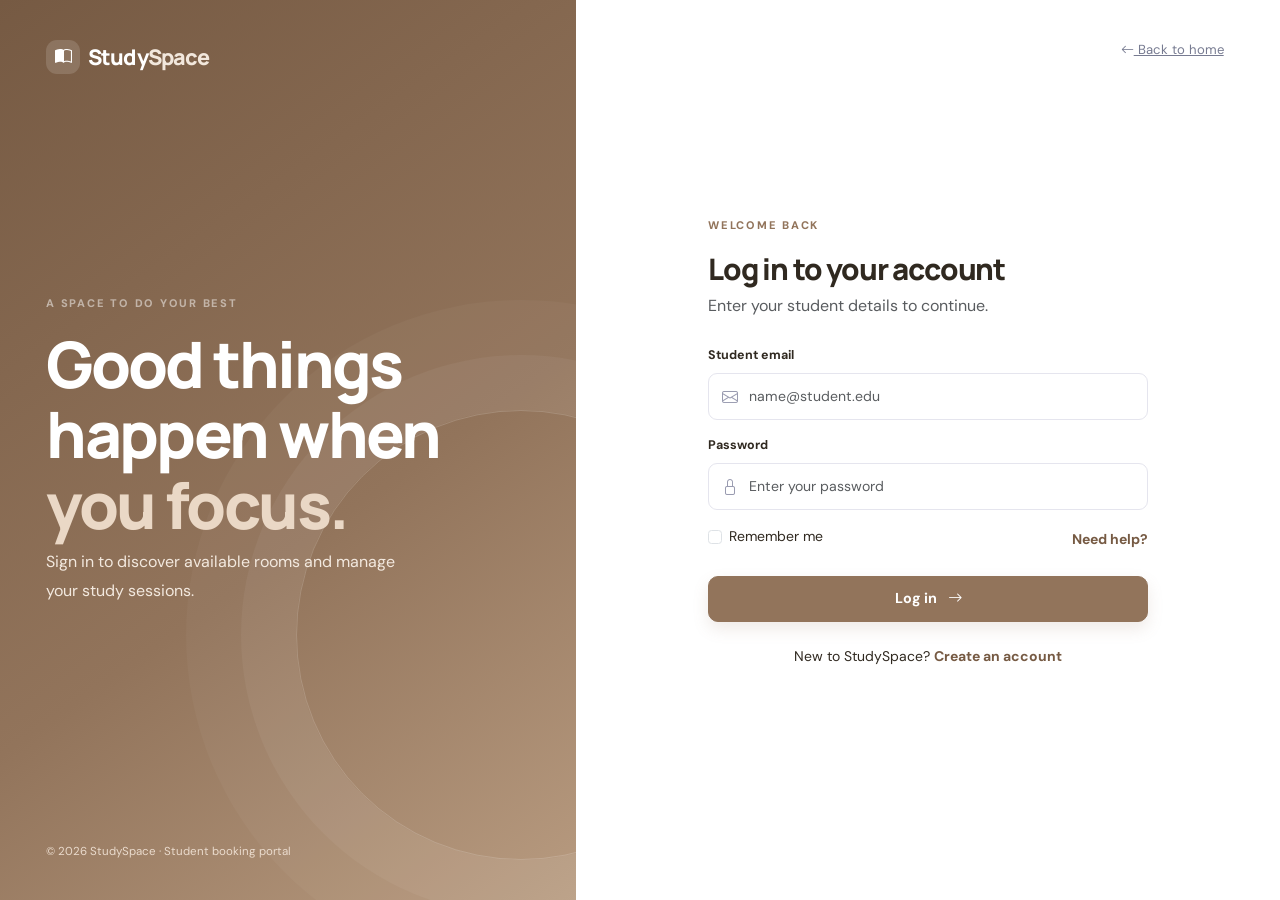
<file: login.html>
<!doctype html>
<html lang="en"><head><meta charset="utf-8"><meta name="viewport" content="width=device-width, initial-scale=1"><meta name="description" content="StudySpace student study room booking management system"><title>Log in | StudySpace</title>
<link href="https://cdn.jsdelivr.net/npm/bootstrap@5.3.3/dist/css/bootstrap.min.css" rel="stylesheet"><link href="https://cdn.jsdelivr.net/npm/bootstrap-icons@1.11.3/font/bootstrap-icons.min.css" rel="stylesheet"><link rel="preconnect" href="https://fonts.googleapis.com"><link rel="preconnect" href="https://fonts.gstatic.com" crossorigin><link href="https://fonts.googleapis.com/css2?family=DM+Sans:wght@400;500;600;700;800&family=Manrope:wght@400;500;600;700;800&display=swap" rel="stylesheet"><link rel="stylesheet" href="assets/styles.css"></head><body><div class="auth-view"><div class="auth-left"><a class="navbar-brand brand text-white" href="index.html"><span class="brand-mark"><i class="bi bi-book-half"></i></span> Study<span>Space</span></a><div class="auth-message"><div class="eyebrow text-white-50">A SPACE TO DO YOUR BEST</div><h1>Good things<br>happen when<br><span>you focus.</span></h1><p>Sign in to discover available rooms and manage your study sessions.</p></div><div class="auth-bottom">© 2026 StudySpace · Student booking portal</div></div><div class="auth-right"><a class="back-home" href="index.html"><i class="bi bi-arrow-left"></i> Back to home</a><div class="auth-form-wrap"><div class="auth-mobile-brand brand"><span class="brand-mark"><i class="bi bi-book-half"></i></span> Study<span>Space</span></div><div class="eyebrow">WELCOME BACK</div><h2>Log in to your account</h2><p class="text-muted mb-4">Enter your student details to continue.</p><div id="loginAlert" class="alert alert-danger d-none" role="alert"></div><form id="loginForm"><label class="form-label">Student email</label><div class="input-icon"><i class="bi bi-envelope"></i><input id="loginEmail" type="email" class="form-control" placeholder="name@student.edu" required></div><label class="form-label mt-3">Password</label><div class="input-icon"><i class="bi bi-lock"></i><input id="loginPassword" type="password" class="form-control" placeholder="Enter your password" required></div><div class="d-flex justify-content-between align-items-center mt-3 mb-4"><label class="form-check small"><input class="form-check-input" type="checkbox" id="rememberMe"> Remember me</label><a href="mailto:studyspace@example.edu" class="small">Need help?</a></div><button class="btn btn-brand w-100 btn-lg" type="submit">Log in <i class="bi bi-arrow-right ms-2"></i></button></form><p class="text-center small mt-4">New to StudySpace? <a href="register.html">Create an account</a></p></div></div></div><script src="assets/js/data.js"></script><script src="assets/js/auth.js"></script></body></html>
</file>
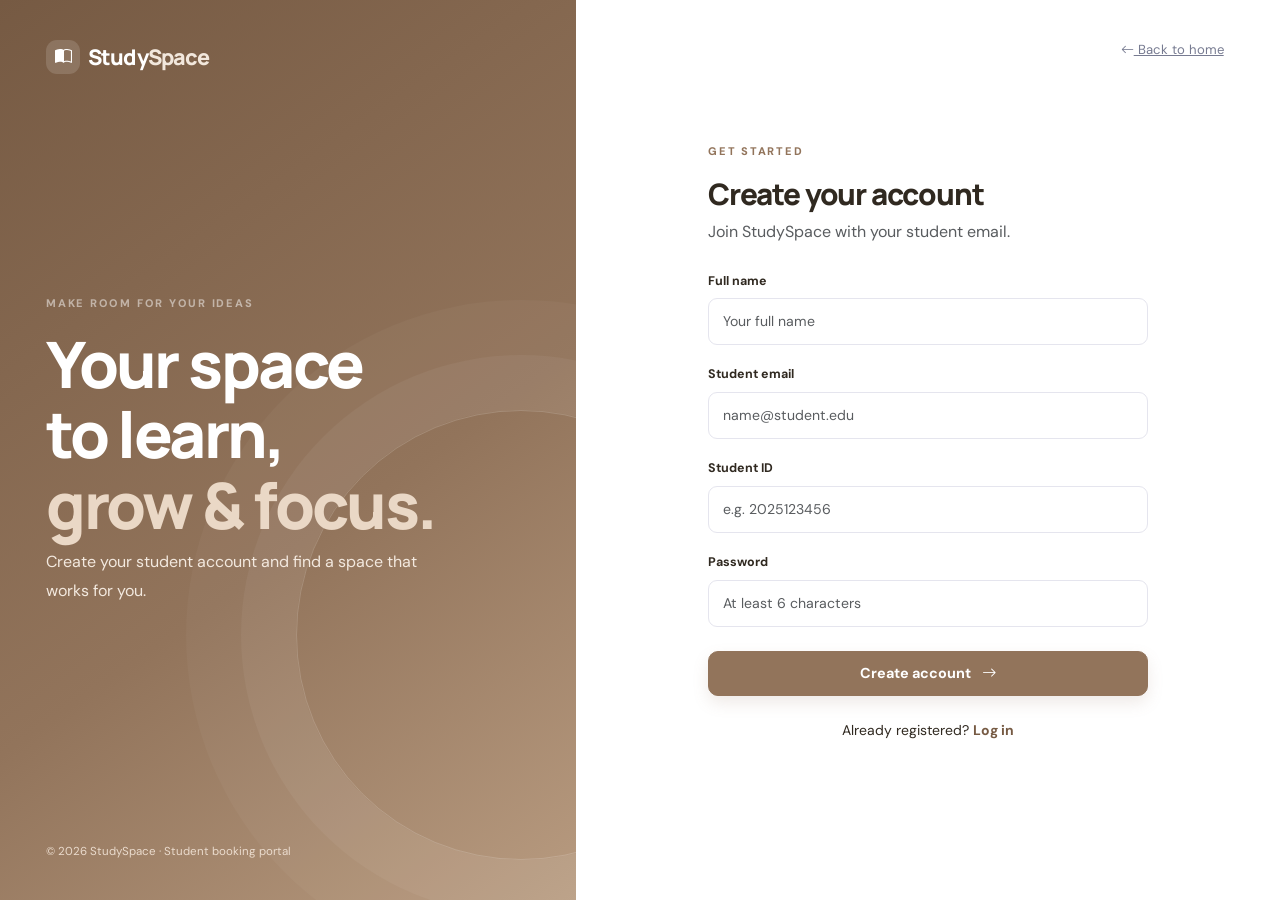
<file: register.html>
<!doctype html>
<html lang="en"><head><meta charset="utf-8"><meta name="viewport" content="width=device-width, initial-scale=1"><meta name="description" content="StudySpace student study room booking management system"><title>Create account | StudySpace</title>
<link href="https://cdn.jsdelivr.net/npm/bootstrap@5.3.3/dist/css/bootstrap.min.css" rel="stylesheet"><link href="https://cdn.jsdelivr.net/npm/bootstrap-icons@1.11.3/font/bootstrap-icons.min.css" rel="stylesheet"><link rel="preconnect" href="https://fonts.googleapis.com"><link rel="preconnect" href="https://fonts.gstatic.com" crossorigin><link href="https://fonts.googleapis.com/css2?family=DM+Sans:wght@400;500;600;700;800&family=Manrope:wght@400;500;600;700;800&display=swap" rel="stylesheet"><link rel="stylesheet" href="assets/styles.css"></head><body><div class="auth-view"><div class="auth-left"><a class="navbar-brand brand text-white" href="index.html"><span class="brand-mark"><i class="bi bi-book-half"></i></span> Study<span>Space</span></a><div class="auth-message"><div class="eyebrow text-white-50">MAKE ROOM FOR YOUR IDEAS</div><h1>Your space<br>to learn,<br><span>grow & focus.</span></h1><p>Create your student account and find a space that works for you.</p></div><div class="auth-bottom">© 2026 StudySpace · Student booking portal</div></div><div class="auth-right"><a class="back-home" href="index.html"><i class="bi bi-arrow-left"></i> Back to home</a><div class="auth-form-wrap"><div class="auth-mobile-brand brand"><span class="brand-mark"><i class="bi bi-book-half"></i></span> Study<span>Space</span></div><div class="eyebrow">GET STARTED</div><h2>Create your account</h2><p class="text-muted mb-4">Join StudySpace with your student email.</p><div id="registerAlert" class="alert alert-danger d-none"></div><form id="registerForm"><label class="form-label">Full name</label><input id="regName" class="form-control mb-3" placeholder="Your full name" required><label class="form-label">Student email</label><input id="regEmail" type="email" class="form-control mb-3" placeholder="name@student.edu" required><label class="form-label">Student ID</label><input id="regId" class="form-control mb-3" placeholder="e.g. 2025123456" required><label class="form-label">Password</label><input id="regPassword" type="password" minlength="6" class="form-control mb-4" placeholder="At least 6 characters" required><button class="btn btn-brand w-100 btn-lg">Create account <i class="bi bi-arrow-right ms-2"></i></button></form><p class="text-center small mt-4">Already registered? <a href="login.html">Log in</a></p></div></div></div><script src="assets/js/data.js"></script><script src="assets/js/auth.js"></script></body></html>
</file>
<file: assets/styles.css>
/* CSS entry point: focused styles live in css/. */
@import url("css/base.css");
@import url("css/auth.css");
@import url("css/application.css");
@import url("css/brown-theme.css");
@import url("css/responsive-tweaks.css");
</file>
